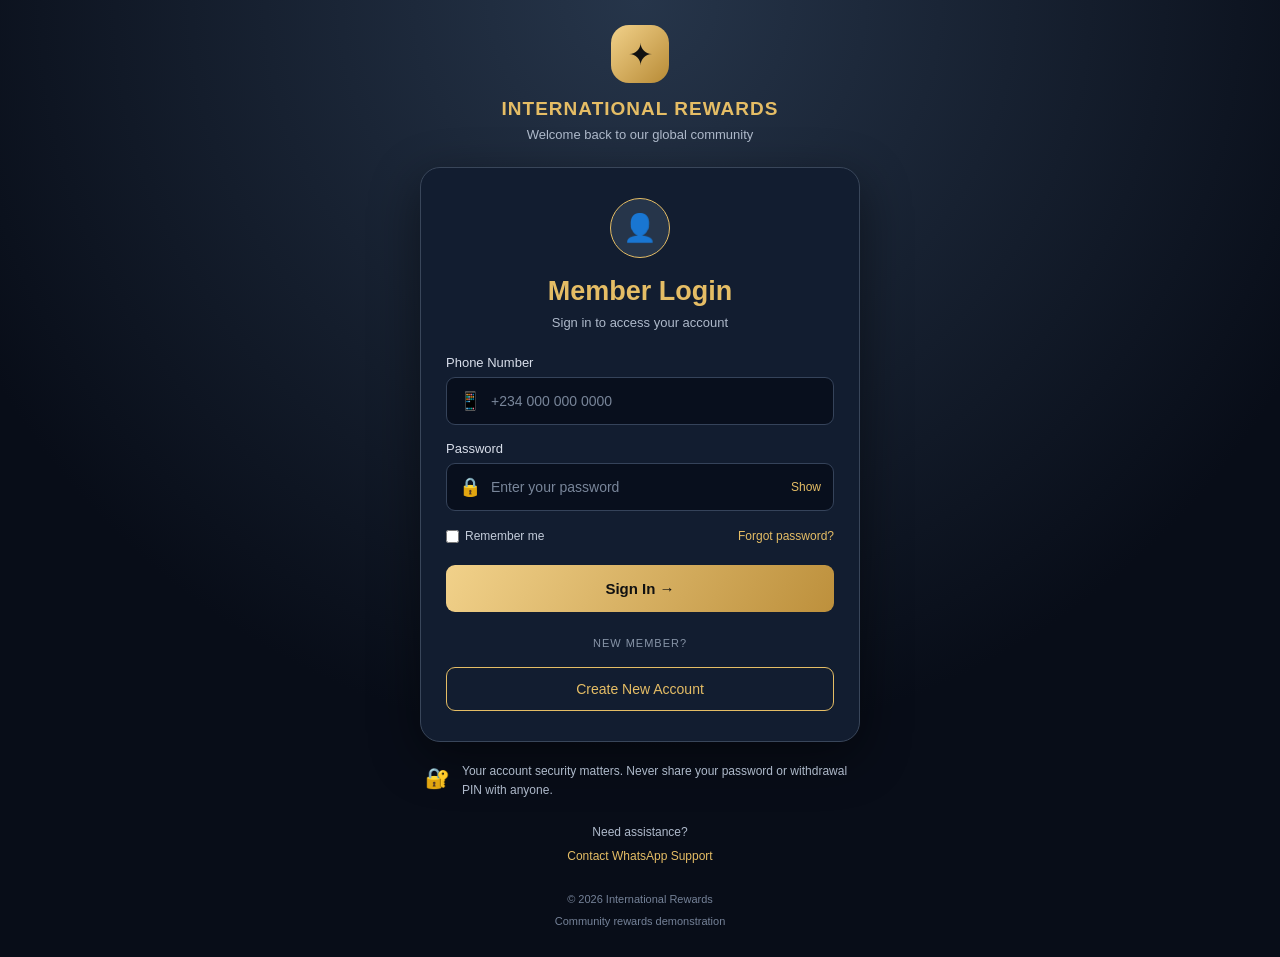
<file: login.html>
<!DOCTYPE html>
<html lang="en">
<head>
  <meta charset="UTF-8">
  <meta name="viewport" content="width=device-width, initial-scale=1.0">
  <meta name="theme-color" content="#080d18">

  <title>Member Login | International Rewards</title>

  <link rel="stylesheet" href="login.css">
</head>

<body>

<div class="login-container">

  <div class="brand">
    <div class="brand-icon">✦</div>
    <h2>INTERNATIONAL REWARDS</h2>
    <p>Welcome back to our global community</p>
  </div>

  <div class="login-card">

    <div class="welcome-icon">👤</div>

    <h1>Member Login</h1>
    <p class="subtitle">Sign in to access your account</p>

    <form id="loginForm">

      <label>Phone Number</label>

      <div class="input-box">
        <span>📱</span>
        <input
          type="tel"
          id="phone"
          placeholder="+234 000 000 0000"
          autocomplete="tel"
          required>
      </div>

      <label>Password</label>

      <div class="input-box">
        <span>🔒</span>
        <input
          type="password"
          id="password"
          placeholder="Enter your password"
          autocomplete="current-password"
          required>
        <button type="button" id="togglePassword"
          class="eye-button">Show</button>
      </div>

      <div class="login-options">
        <label class="remember">
          <input type="checkbox" id="remember">
          Remember me
        </label>

        <a href="#" id="forgotPassword">Forgot password?</a>
      </div>

      <button type="submit" class="login-button">
        Sign In →
      </button>

    </form>

    <div id="message" class="message" aria-live="polite"></div>

    <div class="separator">
      <span>NEW MEMBER?</span>
    </div>

    <a href="index.html#register" class="register-button">
      Create New Account
    </a>

  </div>

  <div class="security-note">
    <span>🔐</span>
    <p>Your account security matters. Never share your password
      or withdrawal PIN with anyone.</p>
  </div>

  <div class="support">
    Need assistance?
    <a href="https://wa.me/2349040071415">
      Contact WhatsApp Support
    </a>
  </div>

  <footer>
    © 2026 International Rewards
    <br>
    Community rewards demonstration
  </footer>

</div>

<script src="login.js"></script>

</body>
</html>
</file>
<file: login.css>
* {
  margin: 0;
  padding: 0;
  box-sizing: border-box;
  font-family: Arial, sans-serif;
}

body {
  min-height: 100vh;
  background:
    radial-gradient(circle at top, #26354a, #080d18 65%);
  color: white;
  display: flex;
  justify-content: center;
  align-items: center;
  padding: 25px 15px;
}

.login-container {
  width: 100%;
  max-width: 440px;
}

.brand {
  text-align: center;
  margin-bottom: 25px;
}

.brand-icon {
  width: 58px;
  height: 58px;
  border-radius: 18px;
  background: linear-gradient(135deg, #f1d18a, #b88b36);
  color: #111;
  display: flex;
  justify-content: center;
  align-items: center;
  font-size: 30px;
  margin: 0 auto 15px;
}

.brand h2 {
  color: #e5bd65;
  font-size: 19px;
  letter-spacing: 1px;
}

.brand p {
  color: #aeb9ca;
  font-size: 13px;
  margin-top: 7px;
}

.login-card {
  background: #121d30;
  border: 1px solid #39465a;
  border-radius: 20px;
  padding: 30px 25px;
  box-shadow: 0 15px 50px #0007;
}

.welcome-icon {
  width: 60px;
  height: 60px;
  border-radius: 50%;
  background: #26354a;
  border: 1px solid #e5bd65;
  display: flex;
  align-items: center;
  justify-content: center;
  font-size: 27px;
  margin: 0 auto 18px;
}

.login-card h1 {
  text-align: center;
  font-size: 27px;
  color: #e5bd65;
}

.subtitle {
  text-align: center;
  color: #aeb9ca;
  font-size: 13px;
  margin: 8px 0 25px;
}

.login-card form > label {
  display: block;
  margin: 16px 0 7px;
  font-size: 13px;
  color: #d8deea;
}

.input-box {
  display: flex;
  align-items: center;
  background: #080f1d;
  border: 1px solid #35435a;
  border-radius: 9px;
  padding: 0 12px;
}

.input-box:focus-within {
  border-color: #e5bd65;
}

.input-box span {
  font-size: 18px;
}

.input-box input {
  width: 100%;
  min-width: 0;
  background: transparent;
  border: none;
  outline: none;
  color: white;
  padding: 15px 10px;
  font-size: 14px;
}

.input-box input::placeholder {
  color: #79869a;
}

.eye-button {
  border: none;
  background: transparent;
  color: #e5bd65;
  cursor: pointer;
  font-size: 12px;
}

.login-options {
  display: flex;
  justify-content: space-between;
  align-items: center;
  gap: 10px;
  margin: 18px 0 22px;
  font-size: 12px;
}

.remember {
  display: flex;
  align-items: center;
  gap: 6px;
  color: #c2cbd9;
}

.remember input {
  accent-color: #e5bd65;
}

.login-options a,
.support a {
  color: #e5bd65;
  text-decoration: none;
}

.login-button {
  width: 100%;
  padding: 15px;
  border: none;
  border-radius: 9px;
  background: linear-gradient(120deg, #f1d18a, #bd903c);
  color: #111;
  font-weight: bold;
  font-size: 15px;
  cursor: pointer;
}

.login-button:hover {
  filter: brightness(1.1);
}

.message {
  display: none;
  margin-top: 15px;
  padding: 12px;
  background: #202d3d;
  border-radius: 8px;
  color: #e5bd65;
  font-size: 13px;
  text-align: center;
}

.separator {
  text-align: center;
  margin: 25px 0 18px;
  color: #8794a7;
  font-size: 11px;
  letter-spacing: 1px;
}

.register-button {
  display: block;
  text-align: center;
  padding: 13px;
  border: 1px solid #e5bd65;
  color: #e5bd65;
  border-radius: 9px;
  text-decoration: none;
  font-size: 14px;
}

.register-button:hover {
  background: #26354a;
}

.security-note {
  display: flex;
  gap: 12px;
  margin: 20px 5px;
  color: #aeb9ca;
  font-size: 12px;
  line-height: 1.6;
}

.security-note span {
  font-size: 20px;
}

.support {
  text-align: center;
  font-size: 12px;
  color: #aeb9ca;
  line-height: 2;
}

.support a {
  display: block;
}

footer {
  text-align: center;
  color: #758298;
  font-size: 11px;
  margin-top: 20px;
  line-height: 2;
}

@media(max-width: 400px) {
  .login-card {
    padding: 25px 17px;
  }

  .login-options {
    font-size: 11px;
  }
}
</file>
